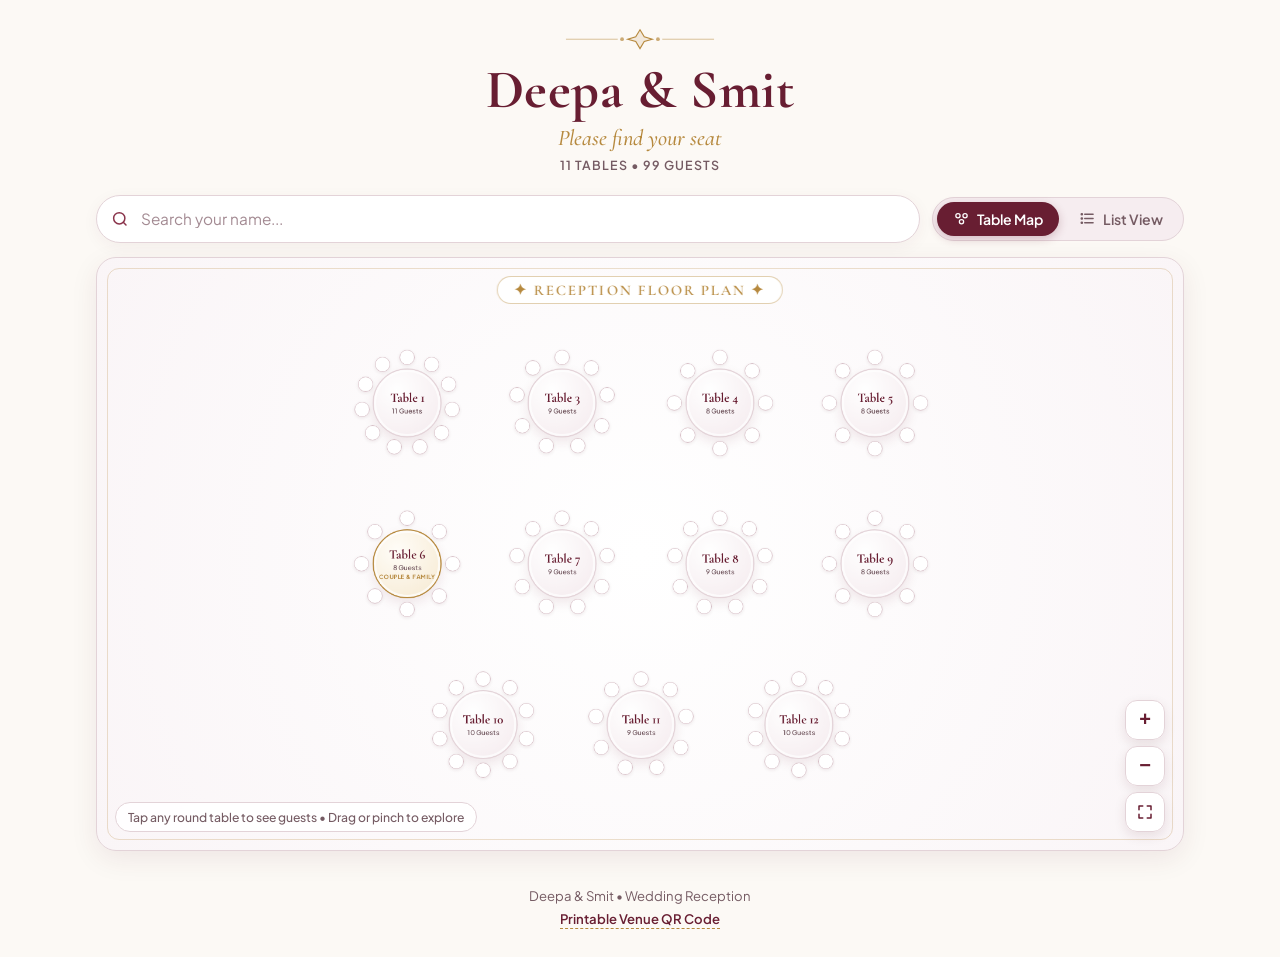
<file: index.html>
<!DOCTYPE html>
<html lang="en">
<head>
  <meta charset="UTF-8" />
  <meta name="viewport" content="width=device-width, initial-scale=1.0, maximum-scale=1.0, user-scalable=no" />
  <title>Deepa &amp; Smit — Find Your Seat</title>
  <meta name="description" content="Interactive wedding seating chart for Deepa & Smit. Search your name or explore the round tables to find your seat." />

  <!-- Open Graph for nice link previews when shared -->
  <meta property="og:title" content="Deepa & Smit — Wedding Seating Chart" />
  <meta property="og:description" content="Tap to find your table and seat at Deepa & Smit's wedding." />
  <meta property="og:type" content="website" />

  <link rel="preconnect" href="https://fonts.googleapis.com" />
  <link rel="preconnect" href="https://fonts.gstatic.com" crossorigin />
  <link href="https://fonts.googleapis.com/css2?family=Cormorant+Garamond:ital,wght@0,500;0,600;0,700;1,500&family=Plus+Jakarta+Sans:wght@400;500;600;700&display=swap" rel="stylesheet" />
  <link rel="stylesheet" href="styles.css?v=2" />
</head>
<body>
  <div class="page-bg" aria-hidden="true"></div>

  <header class="hero-header">
    <div class="ornament" aria-hidden="true">
      <svg viewBox="0 0 180 28" fill="none" xmlns="http://www.w3.org/2000/svg">
        <path d="M12 14H66" stroke="currentColor" stroke-width="1" stroke-linecap="round" opacity="0.55" />
        <path d="M114 14H168" stroke="currentColor" stroke-width="1" stroke-linecap="round" opacity="0.55" />
        <path d="M90 4L94.5 11.5L103 14L94.5 16.5L90 24L85.5 16.5L77 14L85.5 11.5L90 4Z" stroke="currentColor" stroke-width="1.2" fill="currentColor" fill-opacity="0.14" />
        <circle cx="71" cy="14" r="2" fill="currentColor" opacity="0.7" />
        <circle cx="109" cy="14" r="2" fill="currentColor" opacity="0.7" />
      </svg>
    </div>

    <h1 class="couple-title" id="couple-title">Deepa &amp; Smit</h1>
    <p class="couple-subtitle" id="couple-subtitle">Please find your seat</p>
    <p class="venue-stats" id="venue-stats">11 Tables &bull; 99 Guests</p>
  </header>

  <main class="app-shell">
    <!-- Search + View Switcher Bar -->
    <section class="controls-bar" aria-label="Search and view options">
      <div class="search-wrapper">
        <div class="search-input-box">
          <svg class="search-icon" viewBox="0 0 24 24" fill="none" stroke="currentColor" stroke-width="2" aria-hidden="true">
            <circle cx="11" cy="11" r="7.5" />
            <path d="M20 20L16.4 16.4" stroke-linecap="round" />
          </svg>
          <input
            type="search"
            id="guest-search"
            placeholder="Search your name..."
            autocomplete="off"
            autocorrect="off"
            spellcheck="false"
            aria-label="Search guest name"
          />
          <button type="button" id="clear-search" class="clear-btn hidden" aria-label="Clear search">
            <svg viewBox="0 0 24 24" fill="none" stroke="currentColor" stroke-width="2.2">
              <path d="M18 6L6 18M6 6l12 12" stroke-linecap="round" />
            </svg>
          </button>
        </div>

        <!-- Instant Autocomplete Dropdown -->
        <ul id="search-results" class="search-dropdown hidden" role="listbox" aria-label="Matching guests"></ul>
      </div>

      <div class="view-toggle" role="tablist" aria-label="Seating chart view">
        <button type="button" class="toggle-btn active" id="btn-floor-view" role="tab" aria-selected="true" data-view="floor">
          <svg viewBox="0 0 24 24" fill="none" stroke="currentColor" stroke-width="1.8" aria-hidden="true">
            <circle cx="7" cy="8" r="3" />
            <circle cx="17" cy="8" r="3" />
            <circle cx="12" cy="16.5" r="3" />
          </svg>
          <span>Table Map</span>
        </button>
        <button type="button" class="toggle-btn" id="btn-list-view" role="tab" aria-selected="false" data-view="list">
          <svg viewBox="0 0 24 24" fill="none" stroke="currentColor" stroke-width="1.8" aria-hidden="true">
            <path d="M8 6h12M8 12h12M8 18h12" stroke-linecap="round" />
            <circle cx="4" cy="6" r="1" fill="currentColor" />
            <circle cx="4" cy="12" r="1" fill="currentColor" />
            <circle cx="4" cy="18" r="1" fill="currentColor" />
          </svg>
          <span>List View</span>
        </button>
      </div>
    </section>

    <!-- Highlighted Guest / Table Banner -->
    <section id="selection-banner" class="selection-banner hidden" aria-live="polite">
      <div class="selection-info">
        <span class="selection-badge" id="selection-table-badge">Table 1</span>
        <div class="selection-text">
          <strong id="selection-title">Aditi</strong>
          <span id="selection-subtitle">11 guests at this table</span>
        </div>
      </div>
      <div class="selection-actions">
        <button type="button" class="btn-secondary" id="btn-open-table-details">See Tablemates</button>
        <button type="button" class="btn-ghost" id="btn-reset-view">All Tables</button>
      </div>
    </section>

    <!-- FLOOR PLAN (ROUND TABLES) VIEW -->
    <section id="floor-view" class="floor-section" aria-label="Interactive round table map">
      <div class="floor-viewport" id="floor-viewport">
        <div class="floor-stage-label" aria-hidden="true">
          <span>&#10022; Reception Floor Plan &#10022;</span>
        </div>

        <div class="floor-canvas" id="floor-canvas">
          <!-- Round tables rendered dynamically by app.js -->
        </div>

        <!-- Zoom & Fit Controls -->
        <div class="map-controls" aria-label="Map zoom controls">
          <button type="button" id="zoom-in" class="map-ctrl-btn" aria-label="Zoom in" title="Zoom in">+</button>
          <button type="button" id="zoom-out" class="map-ctrl-btn" aria-label="Zoom out" title="Zoom out">&minus;</button>
          <button type="button" id="zoom-fit" class="map-ctrl-btn" aria-label="Fit all tables" title="Fit all tables">
            <svg viewBox="0 0 24 24" fill="none" stroke="currentColor" stroke-width="2">
              <path d="M4 9V4h5M20 9V4h-5M4 15v5h5M20 15v5h-5" stroke-linecap="round" stroke-linejoin="round" />
            </svg>
          </button>
        </div>

        <div class="floor-hint" id="floor-hint">
          Tap any round table to see guests &bull; Drag or pinch to explore
        </div>
      </div>
    </section>

    <!-- LIST VIEW -->
    <section id="list-view" class="list-section hidden" aria-label="Guest list view">
      <div class="list-toolbar">
        <div class="list-mode-pills">
          <button type="button" class="pill-btn active" id="list-mode-alpha" data-mode="alpha">A &ndash; Z Guests</button>
          <button type="button" class="pill-btn" id="list-mode-table" data-mode="table">By Table</button>
        </div>
        <span class="list-count" id="list-count">99 guests</span>
      </div>

      <div id="list-container" class="list-container">
        <!-- Populated dynamically by app.js -->
      </div>
    </section>
  </main>

  <!-- TABLE DETAIL MODAL / BOTTOM SHEET -->
  <div id="table-modal" class="modal-backdrop hidden" role="dialog" aria-modal="true" aria-labelledby="modal-table-title">
    <div class="modal-sheet">
      <div class="modal-handle" aria-hidden="true"></div>
      <div class="modal-header">
        <div>
          <span class="modal-eyebrow" id="modal-table-note">Reception Seating</span>
          <h2 id="modal-table-title">Table 1</h2>
        </div>
        <button type="button" id="close-modal" class="modal-close-btn" aria-label="Close table details">
          <svg viewBox="0 0 24 24" fill="none" stroke="currentColor" stroke-width="2">
            <path d="M18 6L6 18M6 6l12 12" stroke-linecap="round" />
          </svg>
        </button>
      </div>

      <div class="modal-body">
        <div class="modal-round-preview" id="modal-round-preview">
          <!-- Interactive close-up round table SVG/HTML -->
        </div>

        <div class="modal-guest-list-wrap">
          <h3 class="modal-list-heading">Guests at this table <span id="modal-guest-count"></span></h3>
          <ul class="modal-guest-list" id="modal-guest-list">
            <!-- Populated dynamically -->
          </ul>
        </div>
      </div>

      <div class="modal-footer">
        <button type="button" id="btn-locate-table-on-map" class="btn-primary">
          Zoom to Table on Map
        </button>
      </div>
    </div>
  </div>

  <footer class="app-footer">
    <p>Deepa &amp; Smit &bull; Wedding Reception</p>
    <a href="qr-card.html" class="footer-qr-link">Printable Venue QR Code</a>
  </footer>

  <script src="data.js?v=2"></script>
  <script src="app.js?v=2"></script>
</body>
</html>
</file>
<file: styles.css>
:root {
  --burgundy: #681e32;
  --burgundy-deep: #4b1222;
  --burgundy-soft: #8a344b;
  --gold: #b6893e;
  --gold-light: #d9b878;
  --gold-pale: #f7efe0;
  --ivory: #fcf9f5;
  --blush: #f6edf0;
  --blush-card: #f9f3f5;
  --border-rose: #e3d3d8;
  --text-main: #2d1d22;
  --text-muted: #755b63;
  --white: #ffffff;

  --font-display: "Cormorant Garamond", Georgia, serif;
  --font-sans: "Plus Jakarta Sans", -apple-system, BlinkMacSystemFont, "Segoe UI", sans-serif;

  --shadow-soft: 0 8px 28px rgba(75, 18, 34, 0.08);
  --shadow-card: 0 12px 36px rgba(75, 18, 34, 0.12);
  --radius-lg: 20px;
  --radius-md: 14px;
  --radius-pill: 999px;
}

*,
*::before,
*::after {
  box-sizing: border-box;
}

html,
body {
  margin: 0;
  padding: 0;
  min-height: 100%;
  background-color: var(--ivory);
  color: var(--text-main);
  font-family: var(--font-sans);
  -webkit-font-smoothing: antialiased;
  overflow-x: hidden;
}

.page-bg {
  position: fixed;
  inset: 0;
  z-index: -1;
  background:
    radial-gradient(circle at 12% 8%, rgba(182, 137, 62, 0.09) 0%, transparent 42%),
    radial-gradient(circle at 88% 14%, rgba(104, 30, 50, 0.07) 0%, transparent 45%),
    radial-gradient(circle at 50% 92%, rgba(182, 137, 62, 0.07) 0%, transparent 48%),
    var(--ivory);
}

.hidden {
  display: none !important;
}

/* ---------------- Hero Header ---------------- */
.hero-header {
  text-align: center;
  padding: 26px 20px 14px;
  max-width: 720px;
  margin: 0 auto;
}

.ornament {
  width: 170px;
  margin: 0 auto 6px;
  color: var(--gold);
}

.couple-title {
  margin: 0;
  font-family: var(--font-display);
  font-size: clamp(2.35rem, 6vw, 3.4rem);
  font-weight: 700;
  line-height: 1.05;
  color: var(--burgundy);
  letter-spacing: 0.01em;
}

.couple-subtitle {
  margin: 4px 0 6px;
  font-family: var(--font-display);
  font-style: italic;
  font-size: clamp(1.15rem, 3vw, 1.4rem);
  font-weight: 500;
  color: var(--gold);
}

.venue-stats {
  margin: 0;
  font-size: 0.78rem;
  font-weight: 600;
  letter-spacing: 0.08em;
  text-transform: uppercase;
  color: var(--text-muted);
}

/* ---------------- App Shell ---------------- */
.app-shell {
  max-width: 1120px;
  margin: 0 auto;
  padding: 8px 16px 28px;
}

/* ---------------- Controls Bar ---------------- */
.controls-bar {
  display: flex;
  flex-wrap: wrap;
  gap: 12px;
  align-items: center;
  justify-content: space-between;
  margin-bottom: 14px;
  position: relative;
  z-index: 30;
}

.search-wrapper {
  position: relative;
  flex: 1 1 300px;
}

.search-input-box {
  display: flex;
  align-items: center;
  background: var(--white);
  border: 1.5px solid var(--border-rose);
  border-radius: var(--radius-pill);
  padding: 0 14px;
  height: 48px;
  box-shadow: 0 4px 16px rgba(104, 30, 50, 0.05);
  transition: border-color 0.2s ease, box-shadow 0.2s ease;
}

.search-input-box:focus-within {
  border-color: var(--burgundy);
  box-shadow: 0 6px 22px rgba(104, 30, 50, 0.12);
}

.search-icon {
  width: 18px;
  height: 18px;
  color: var(--burgundy-soft);
  flex-shrink: 0;
  margin-right: 10px;
}

#guest-search {
  flex: 1;
  border: none;
  outline: none;
  background: transparent;
  font-family: var(--font-sans);
  font-size: 0.96rem;
  color: var(--text-main);
  min-width: 0;
}

#guest-search::placeholder {
  color: #a38a92;
}

/* Remove native clear button on WebKit so our custom one is consistent */
#guest-search::-webkit-search-cancel-button {
  -webkit-appearance: none;
}

.clear-btn {
  display: inline-flex;
  align-items: center;
  justify-content: center;
  width: 28px;
  height: 28px;
  border: none;
  border-radius: 50%;
  background: var(--blush);
  color: var(--burgundy);
  cursor: pointer;
  padding: 0;
  flex-shrink: 0;
  transition: background-color 0.15s ease;
}

.clear-btn:hover {
  background: #ebd8df;
}

.clear-btn svg {
  width: 14px;
  height: 14px;
}

/* Autocomplete Dropdown */
.search-dropdown {
  position: absolute;
  top: calc(100% + 6px);
  left: 0;
  right: 0;
  margin: 0;
  padding: 6px;
  list-style: none;
  background: var(--white);
  border: 1px solid var(--border-rose);
  border-radius: 16px;
  box-shadow: var(--shadow-card);
  max-height: 290px;
  overflow-y: auto;
  z-index: 50;
}

.search-item {
  display: flex;
  align-items: center;
  justify-content: space-between;
  gap: 10px;
  padding: 10px 12px;
  border-radius: 10px;
  cursor: pointer;
  transition: background-color 0.15s ease;
}

.search-item:hover,
.search-item.active {
  background: var(--blush);
}

.search-item-name {
  font-weight: 600;
  font-size: 0.95rem;
  color: var(--text-main);
}

.search-item-name mark {
  background: rgba(182, 137, 62, 0.25);
  color: var(--burgundy-deep);
  border-radius: 3px;
  padding: 0 2px;
}

.search-item-meta {
  display: inline-flex;
  align-items: center;
  gap: 6px;
  font-size: 0.8rem;
  font-weight: 600;
  color: var(--burgundy);
  background: var(--blush);
  border: 1px solid var(--border-rose);
  padding: 3px 10px;
  border-radius: var(--radius-pill);
  white-space: nowrap;
}

.search-empty {
  padding: 14px 12px;
  text-align: center;
  color: var(--text-muted);
  font-size: 0.9rem;
}

/* View Toggle */
.view-toggle {
  display: inline-flex;
  background: var(--blush);
  border: 1px solid var(--border-rose);
  border-radius: var(--radius-pill);
  padding: 4px;
  gap: 4px;
  flex-shrink: 0;
}

.toggle-btn {
  display: inline-flex;
  align-items: center;
  gap: 7px;
  border: none;
  background: transparent;
  color: var(--text-muted);
  font-family: var(--font-sans);
  font-size: 0.88rem;
  font-weight: 600;
  padding: 8px 16px;
  border-radius: var(--radius-pill);
  cursor: pointer;
  transition: all 0.2s ease;
}

.toggle-btn svg {
  width: 17px;
  height: 17px;
}

.toggle-btn.active {
  background: var(--burgundy);
  color: var(--white);
  box-shadow: 0 3px 10px rgba(104, 30, 50, 0.24);
}

/* ---------------- Selection Banner ---------------- */
.selection-banner {
  display: flex;
  flex-wrap: wrap;
  align-items: center;
  justify-content: space-between;
  gap: 12px;
  background: linear-gradient(135deg, #ffffff 0%, #fbf3f5 100%);
  border: 1.5px solid var(--gold-light);
  border-radius: 16px;
  padding: 12px 16px;
  margin-bottom: 14px;
  box-shadow: var(--shadow-soft);
  animation: fadeSlideDown 0.25s ease-out;
}

@keyframes fadeSlideDown {
  from {
    opacity: 0;
    transform: translateY(-6px);
  }
  to {
    opacity: 1;
    transform: translateY(0);
  }
}

.selection-info {
  display: flex;
  align-items: center;
  gap: 12px;
}

.selection-badge {
  background: var(--burgundy);
  color: var(--white);
  font-family: var(--font-display);
  font-size: 1.15rem;
  font-weight: 700;
  padding: 6px 14px;
  border-radius: 10px;
  white-space: nowrap;
}

.selection-text {
  display: flex;
  flex-direction: column;
}

.selection-text strong {
  font-size: 1rem;
  color: var(--text-main);
}

.selection-text span {
  font-size: 0.83rem;
  color: var(--text-muted);
}

.selection-actions {
  display: flex;
  align-items: center;
  gap: 8px;
}

.btn-primary,
.btn-secondary,
.btn-ghost {
  font-family: var(--font-sans);
  font-size: 0.85rem;
  font-weight: 600;
  border-radius: var(--radius-pill);
  padding: 8px 16px;
  cursor: pointer;
  transition: all 0.18s ease;
}

.btn-primary {
  background: var(--burgundy);
  color: var(--white);
  border: 1px solid var(--burgundy);
  width: 100%;
  padding: 12px 20px;
  font-size: 0.95rem;
}

.btn-primary:hover {
  background: var(--burgundy-deep);
}

.btn-secondary {
  background: var(--gold-pale);
  color: var(--burgundy-deep);
  border: 1px solid var(--gold-light);
}

.btn-secondary:hover {
  background: #f0e1c4;
}

.btn-ghost {
  background: transparent;
  color: var(--text-muted);
  border: 1px solid var(--border-rose);
}

.btn-ghost:hover {
  background: var(--blush);
  color: var(--burgundy);
}

/* ---------------- Floor Plan Viewport ---------------- */
.floor-section {
  position: relative;
}

.floor-viewport {
  position: relative;
  width: 100%;
  height: clamp(460px, 66vh, 680px);
  background:
    radial-gradient(circle at 50% 50%, #ffffff 0%, #faf5f7 100%);
  border: 1.5px solid var(--border-rose);
  border-radius: var(--radius-lg);
  box-shadow: var(--shadow-soft);
  overflow: hidden;
  touch-action: none;
  cursor: grab;
  user-select: none;
}

.floor-viewport:active {
  cursor: grabbing;
}

/* Subtle decorative inner frame */
.floor-viewport::after {
  content: "";
  position: absolute;
  inset: 10px;
  border: 1px solid rgba(182, 137, 62, 0.25);
  border-radius: 12px;
  pointer-events: none;
  z-index: 5;
}

.floor-stage-label {
  position: absolute;
  top: 18px;
  left: 50%;
  transform: translateX(-50%);
  z-index: 6;
  background: rgba(255, 255, 255, 0.92);
  border: 1px solid rgba(182, 137, 62, 0.4);
  color: var(--gold);
  font-family: var(--font-display);
  font-size: 0.92rem;
  font-weight: 600;
  letter-spacing: 0.14em;
  text-transform: uppercase;
  padding: 4px 16px;
  border-radius: var(--radius-pill);
  pointer-events: none;
  backdrop-filter: blur(4px);
}

.floor-canvas {
  position: absolute;
  top: 0;
  left: 0;
  width: 1200px;
  height: 920px;
  transform-origin: 0 0;
  will-change: transform;
}

.floor-canvas.animate-transform {
  transition: transform 0.65s cubic-bezier(0.22, 1, 0.36, 1);
}

/* ---------------- Round Table Node ---------------- */
.round-table {
  position: absolute;
  width: 210px;
  height: 210px;
  transform: translate(-50%, -50%);
  cursor: pointer;
  transition: opacity 0.3s ease, filter 0.3s ease;
}

.floor-canvas.has-focus .round-table:not(.focused) {
  opacity: 0.48;
}

.round-table.focused {
  z-index: 10;
}

.table-surface {
  position: absolute;
  top: 50%;
  left: 50%;
  width: 118px;
  height: 118px;
  transform: translate(-50%, -50%);
  border-radius: 50%;
  background: radial-gradient(circle at 35% 30%, #ffffff 0%, var(--blush) 85%);
  border: 2px solid var(--border-rose);
  box-shadow:
    0 8px 20px rgba(104, 30, 50, 0.1),
    inset 0 0 0 4px rgba(255, 255, 255, 0.7);
  display: flex;
  flex-direction: column;
  align-items: center;
  justify-content: center;
  text-align: center;
  transition: transform 0.25s ease, border-color 0.25s ease, box-shadow 0.25s ease;
}

.round-table:hover .table-surface {
  transform: translate(-50%, -50%) scale(1.04);
  border-color: var(--gold);
  box-shadow: 0 12px 26px rgba(104, 30, 50, 0.16);
}

.round-table.featured .table-surface {
  border-color: var(--gold);
  background: radial-gradient(circle at 35% 30%, #fffdf8 0%, #f7ebd4 90%);
}

.round-table.focused .table-surface {
  border-color: var(--burgundy);
  border-width: 2.5px;
  box-shadow:
    0 0 0 8px rgba(182, 137, 62, 0.18),
    0 14px 30px rgba(104, 30, 50, 0.22);
}

.table-num {
  font-family: var(--font-display);
  font-size: 1.38rem;
  font-weight: 700;
  color: var(--burgundy);
  line-height: 1.1;
}

.table-count {
  font-size: 0.72rem;
  font-weight: 600;
  color: var(--text-muted);
  margin-top: 2px;
}

.table-featured-tag {
  font-size: 0.62rem;
  font-weight: 700;
  letter-spacing: 0.05em;
  text-transform: uppercase;
  color: var(--gold);
  margin-top: 2px;
}

/* Individual Seats Around the Round Table */
.seat-node {
  position: absolute;
  width: 26px;
  height: 26px;
  transform: translate(-50%, -50%);
  border-radius: 50%;
  background: var(--white);
  border: 1.5px solid #d5bcc4;
  box-shadow: 0 2px 6px rgba(75, 18, 34, 0.09);
  display: flex;
  align-items: center;
  justify-content: center;
  font-size: 0.62rem;
  font-weight: 700;
  color: var(--text-muted);
  transition: all 0.25s ease;
}

.round-table:hover .seat-node {
  border-color: var(--gold);
  color: var(--burgundy);
}

.seat-node.highlighted {
  width: 34px;
  height: 34px;
  background: var(--burgundy);
  border: 2.5px solid var(--gold-light);
  color: var(--white);
  z-index: 20;
  box-shadow: 0 0 0 6px rgba(182, 137, 62, 0.35), 0 6px 16px rgba(104, 30, 50, 0.35);
  animation: seatPulse 1.8s infinite ease-in-out;
}

@keyframes seatPulse {
  0%, 100% {
    box-shadow: 0 0 0 4px rgba(182, 137, 62, 0.35), 0 6px 16px rgba(104, 30, 50, 0.35);
  }
  50% {
    box-shadow: 0 0 0 11px rgba(182, 137, 62, 0.12), 0 8px 20px rgba(104, 30, 50, 0.45);
  }
}

.seat-callout {
  position: absolute;
  bottom: calc(100% + 8px);
  left: 50%;
  transform: translateX(-50%);
  background: var(--burgundy-deep);
  color: var(--white);
  padding: 5px 11px;
  border-radius: 999px;
  font-size: 0.78rem;
  font-weight: 600;
  white-space: nowrap;
  border: 1px solid var(--gold-light);
  box-shadow: 0 6px 18px rgba(45, 10, 20, 0.32);
  pointer-events: none;
}

.seat-callout::after {
  content: "";
  position: absolute;
  top: 100%;
  left: 50%;
  transform: translateX(-50%);
  border: 5px solid transparent;
  border-top-color: var(--burgundy-deep);
}

/* Map Controls */
.map-controls {
  position: absolute;
  right: 18px;
  bottom: 18px;
  display: flex;
  flex-direction: column;
  gap: 6px;
  z-index: 15;
}

.map-ctrl-btn {
  width: 40px;
  height: 40px;
  border-radius: 12px;
  border: 1px solid var(--border-rose);
  background: rgba(255, 255, 255, 0.95);
  color: var(--burgundy);
  font-size: 1.25rem;
  font-weight: 600;
  display: flex;
  align-items: center;
  justify-content: center;
  cursor: pointer;
  box-shadow: 0 4px 12px rgba(75, 18, 34, 0.1);
  transition: background-color 0.15s ease, transform 0.1s ease;
}

.map-ctrl-btn:hover {
  background: var(--blush);
}

.map-ctrl-btn:active {
  transform: scale(0.95);
}

.map-ctrl-btn svg {
  width: 18px;
  height: 18px;
}

.floor-hint {
  position: absolute;
  left: 18px;
  bottom: 18px;
  z-index: 10;
  background: rgba(255, 255, 255, 0.9);
  border: 1px solid var(--border-rose);
  color: var(--text-muted);
  font-size: 0.76rem;
  font-weight: 500;
  padding: 6px 12px;
  border-radius: var(--radius-pill);
  pointer-events: none;
  backdrop-filter: blur(4px);
}

/* ---------------- List View ---------------- */
.list-section {
  background: var(--white);
  border: 1px solid var(--border-rose);
  border-radius: var(--radius-lg);
  padding: 18px;
  box-shadow: var(--shadow-soft);
}

.list-toolbar {
  display: flex;
  flex-wrap: wrap;
  align-items: center;
  justify-content: space-between;
  gap: 10px;
  padding-bottom: 14px;
  border-bottom: 1px solid var(--border-rose);
  margin-bottom: 16px;
}

.list-mode-pills {
  display: inline-flex;
  gap: 6px;
}

.pill-btn {
  border: 1px solid var(--border-rose);
  background: var(--ivory);
  color: var(--text-muted);
  font-family: var(--font-sans);
  font-size: 0.84rem;
  font-weight: 600;
  padding: 7px 14px;
  border-radius: var(--radius-pill);
  cursor: pointer;
  transition: all 0.15s ease;
}

.pill-btn.active {
  background: var(--burgundy);
  border-color: var(--burgundy);
  color: var(--white);
}

.list-count {
  font-size: 0.84rem;
  font-weight: 600;
  color: var(--text-muted);
}

.alpha-group {
  margin-bottom: 18px;
}

.alpha-heading {
  font-family: var(--font-display);
  font-size: 1.35rem;
  font-weight: 700;
  color: var(--burgundy);
  border-bottom: 1px solid var(--blush);
  padding-bottom: 4px;
  margin: 0 0 8px;
}

.guest-grid {
  display: grid;
  grid-template-columns: repeat(auto-fill, minmax(240px, 1fr));
  gap: 8px;
}

.guest-row {
  display: flex;
  align-items: center;
  justify-content: space-between;
  gap: 10px;
  padding: 10px 12px;
  border-radius: 12px;
  background: var(--blush-card);
  border: 1px solid transparent;
  cursor: pointer;
  transition: all 0.15s ease;
}

.guest-row:hover {
  border-color: var(--gold-light);
  background: var(--white);
  box-shadow: 0 4px 12px rgba(104, 30, 50, 0.07);
}

.guest-row-name {
  font-weight: 600;
  font-size: 0.94rem;
  color: var(--text-main);
}

.guest-row-action {
  display: inline-flex;
  align-items: center;
  gap: 4px;
  font-size: 0.78rem;
  font-weight: 600;
  color: var(--burgundy);
  background: var(--white);
  border: 1px solid var(--border-rose);
  padding: 4px 10px;
  border-radius: var(--radius-pill);
  white-space: nowrap;
}

.table-cards-grid {
  display: grid;
  grid-template-columns: repeat(auto-fill, minmax(245px, 1fr));
  gap: 14px;
}

.table-list-card {
  background: var(--blush-card);
  border: 1px solid var(--border-rose);
  border-radius: 16px;
  padding: 16px;
}

.table-list-card-header {
  display: flex;
  align-items: center;
  justify-content: space-between;
  margin-bottom: 10px;
  padding-bottom: 8px;
  border-bottom: 1px solid var(--border-rose);
}

.table-list-card-header h3 {
  margin: 0;
  font-family: var(--font-display);
  font-size: 1.4rem;
  color: var(--burgundy);
}

.table-list-names {
  list-style: none;
  margin: 0;
  padding: 0;
  display: flex;
  flex-direction: column;
  gap: 4px;
}

.table-list-names li button {
  width: 100%;
  text-align: left;
  border: none;
  background: transparent;
  padding: 5px 8px;
  border-radius: 8px;
  font-family: var(--font-sans);
  font-size: 0.9rem;
  color: var(--text-main);
  cursor: pointer;
  display: flex;
  justify-content: space-between;
  align-items: center;
}

.table-list-names li button:hover {
  background: var(--white);
  color: var(--burgundy);
}

.table-list-names li button span.seat-idx {
  font-size: 0.74rem;
  color: var(--text-muted);
}

/* ---------------- Modal / Bottom Sheet ---------------- */
.modal-backdrop {
  position: fixed;
  inset: 0;
  background: rgba(38, 12, 20, 0.52);
  backdrop-filter: blur(4px);
  z-index: 100;
  display: flex;
  align-items: center;
  justify-content: center;
  padding: 20px;
}

.modal-sheet {
  width: 100%;
  max-width: 540px;
  max-height: 88vh;
  background: var(--white);
  border-radius: 24px;
  border: 1px solid var(--border-rose);
  box-shadow: 0 24px 60px rgba(38, 12, 20, 0.28);
  display: flex;
  flex-direction: column;
  overflow: hidden;
  animation: modalPop 0.24s cubic-bezier(0.22, 1, 0.36, 1);
}

@keyframes modalPop {
  from {
    opacity: 0;
    transform: translateY(16px) scale(0.97);
  }
  to {
    opacity: 1;
    transform: translateY(0) scale(1);
  }
}

.modal-handle {
  display: none;
  width: 42px;
  height: 4px;
  border-radius: 999px;
  background: #decad0;
  margin: 10px auto 0;
}

.modal-header {
  display: flex;
  align-items: flex-start;
  justify-content: space-between;
  padding: 18px 22px 12px;
  border-bottom: 1px solid var(--blush);
}

.modal-eyebrow {
  display: block;
  font-size: 0.74rem;
  font-weight: 700;
  letter-spacing: 0.08em;
  text-transform: uppercase;
  color: var(--gold);
}

.modal-header h2 {
  margin: 2px 0 0;
  font-family: var(--font-display);
  font-size: 2rem;
  color: var(--burgundy);
  line-height: 1.05;
}

.modal-close-btn {
  width: 36px;
  height: 36px;
  border-radius: 50%;
  border: 1px solid var(--border-rose);
  background: var(--blush-card);
  color: var(--burgundy);
  display: flex;
  align-items: center;
  justify-content: center;
  cursor: pointer;
}

.modal-close-btn svg {
  width: 18px;
  height: 18px;
}

.modal-body {
  padding: 16px 22px;
  overflow-y: auto;
}

.modal-round-preview {
  position: relative;
  width: 250px;
  height: 250px;
  margin: 6px auto 18px;
}

.preview-table-circle {
  position: absolute;
  top: 50%;
  left: 50%;
  width: 112px;
  height: 112px;
  transform: translate(-50%, -50%);
  border-radius: 50%;
  background: radial-gradient(circle at 35% 30%, #ffffff 0%, var(--blush) 90%);
  border: 2px solid var(--gold);
  display: flex;
  flex-direction: column;
  align-items: center;
  justify-content: center;
  font-family: var(--font-display);
  font-weight: 700;
  font-size: 1.35rem;
  color: var(--burgundy);
  box-shadow: 0 8px 20px rgba(104, 30, 50, 0.12);
}

.preview-seat {
  position: absolute;
  transform: translate(-50%, -50%);
  display: flex;
  flex-direction: column;
  align-items: center;
  gap: 2px;
  cursor: pointer;
}

.preview-seat-dot {
  width: 26px;
  height: 26px;
  border-radius: 50%;
  background: var(--white);
  border: 1.5px solid var(--burgundy-soft);
  color: var(--burgundy);
  font-size: 0.7rem;
  font-weight: 700;
  display: flex;
  align-items: center;
  justify-content: center;
  box-shadow: 0 2px 6px rgba(0, 0, 0, 0.08);
  transition: all 0.15s ease;
}

.preview-seat.active .preview-seat-dot {
  background: var(--burgundy);
  border-color: var(--gold-light);
  color: var(--white);
  transform: scale(1.16);
}

.preview-seat-label {
  font-size: 0.66rem;
  font-weight: 600;
  color: var(--text-main);
  background: rgba(255, 255, 255, 0.92);
  padding: 1px 6px;
  border-radius: 999px;
  white-space: nowrap;
  max-width: 78px;
  overflow: hidden;
  text-overflow: ellipsis;
  border: 1px solid var(--border-rose);
}

.preview-seat.active .preview-seat-label {
  background: var(--burgundy);
  color: var(--white);
  border-color: var(--burgundy);
}

.modal-list-heading {
  margin: 0 0 10px;
  font-size: 0.85rem;
  font-weight: 700;
  text-transform: uppercase;
  letter-spacing: 0.06em;
  color: var(--text-muted);
}

.modal-guest-list {
  list-style: none;
  margin: 0;
  padding: 0;
  display: grid;
  grid-template-columns: repeat(2, minmax(0, 1fr));
  gap: 8px;
}

.modal-guest-item {
  display: flex;
  align-items: center;
  gap: 8px;
  padding: 8px 10px;
  border-radius: 10px;
  background: var(--blush-card);
  border: 1px solid transparent;
  font-size: 0.88rem;
  font-weight: 500;
  cursor: pointer;
}

.modal-guest-item.active {
  background: var(--gold-pale);
  border-color: var(--gold);
  font-weight: 700;
  color: var(--burgundy-deep);
}

.modal-seat-num {
  width: 22px;
  height: 22px;
  border-radius: 50%;
  background: var(--white);
  border: 1px solid var(--border-rose);
  display: inline-flex;
  align-items: center;
  justify-content: center;
  font-size: 0.72rem;
  font-weight: 700;
  color: var(--burgundy);
  flex-shrink: 0;
}

.modal-footer {
  padding: 12px 22px 18px;
  border-top: 1px solid var(--blush);
}

/* ---------------- Footer ---------------- */
.app-footer {
  text-align: center;
  padding: 8px 16px 28px;
  font-size: 0.82rem;
  color: var(--text-muted);
  display: flex;
  flex-direction: column;
  align-items: center;
  gap: 6px;
}

.app-footer p {
  margin: 0;
}

.footer-qr-link {
  color: var(--burgundy);
  font-weight: 600;
  text-decoration: none;
  border-bottom: 1px dashed var(--gold);
  padding-bottom: 1px;
}

.footer-qr-link:hover {
  color: var(--burgundy-deep);
}

/* ---------------- Mobile Adjustments ---------------- */
@media (max-width: 640px) {
  .hero-header {
    padding: 18px 14px 10px;
  }

  .controls-bar {
    gap: 10px;
  }

  .view-toggle {
    width: 100%;
  }

  .toggle-btn {
    flex: 1;
    justify-content: center;
  }

  .floor-viewport {
    height: 62vh;
    min-height: 410px;
  }

  .floor-hint {
    display: none;
  }

  .modal-backdrop {
    align-items: flex-end;
    padding: 0;
  }

  .modal-sheet {
    border-radius: 24px 24px 0 0;
    max-height: 90vh;
  }

  .modal-handle {
    display: block;
  }

  .modal-guest-list {
    grid-template-columns: 1fr;
  }
}
</file>
